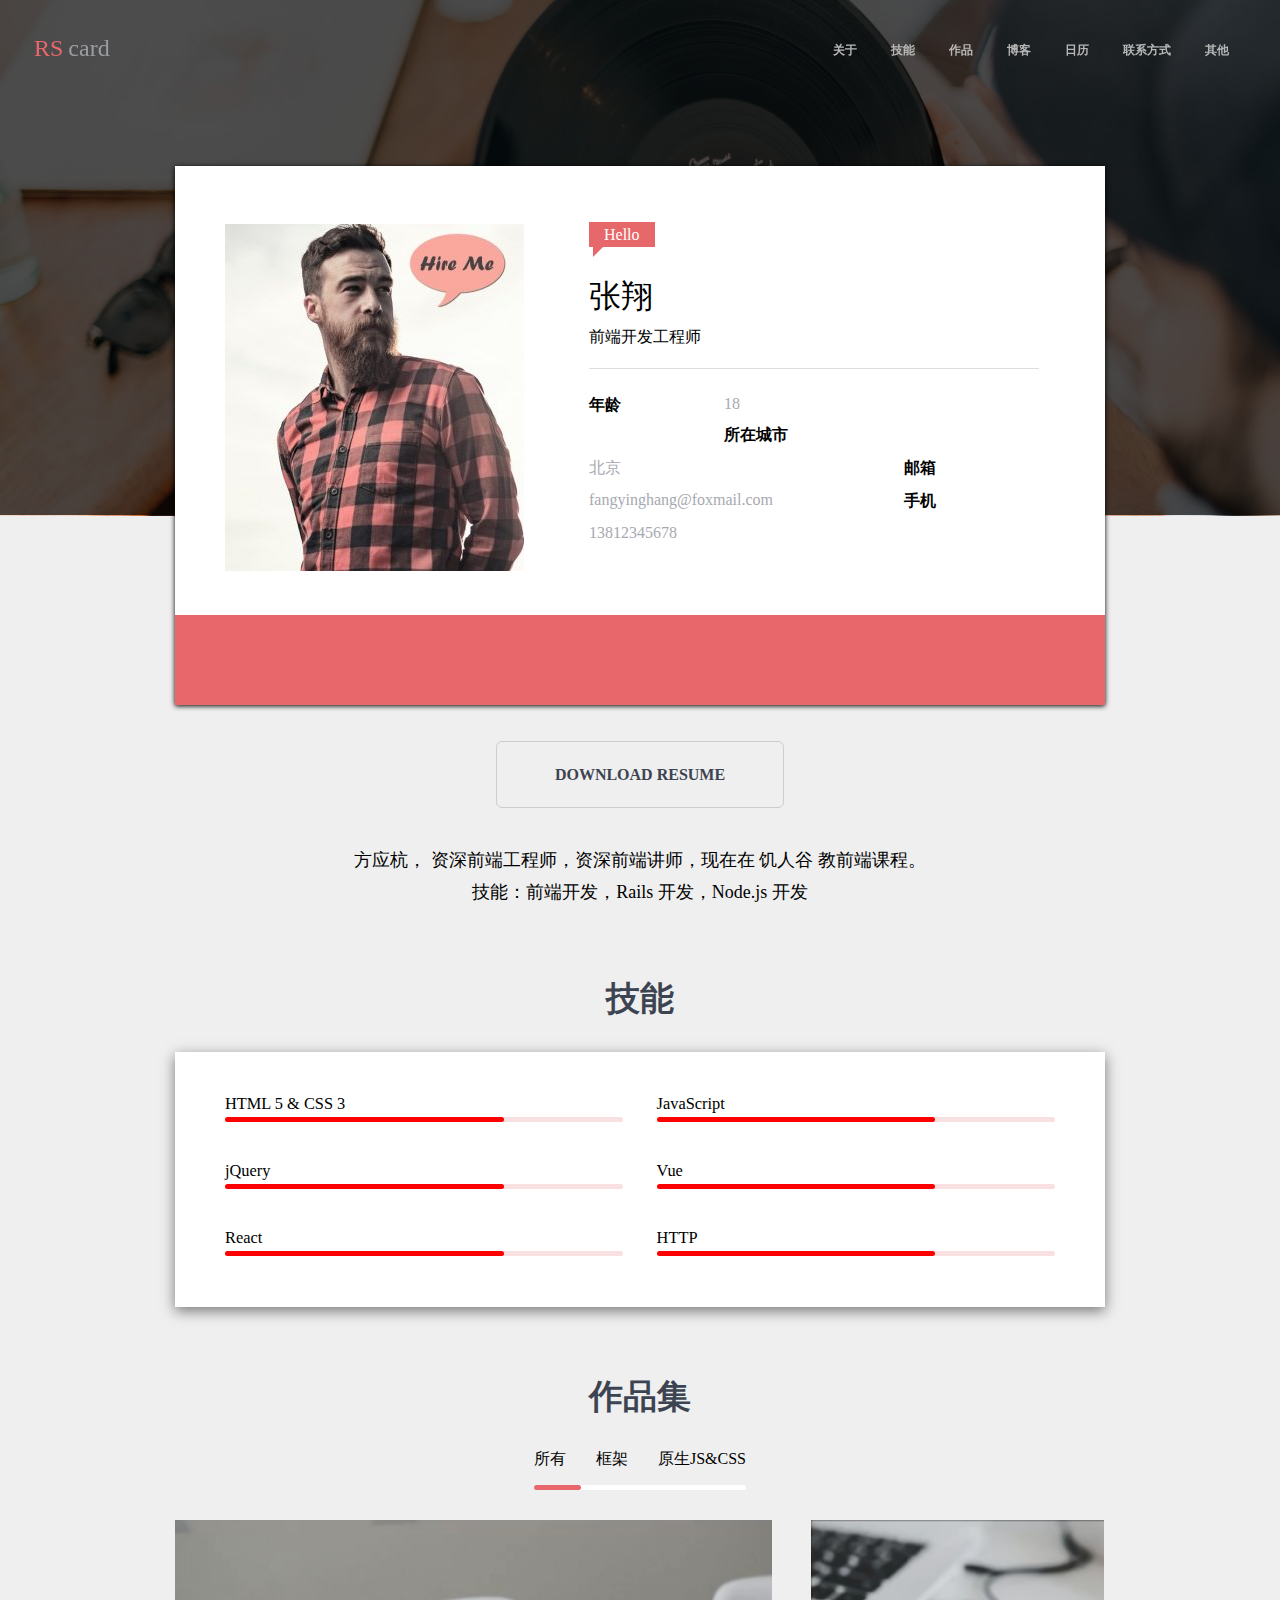
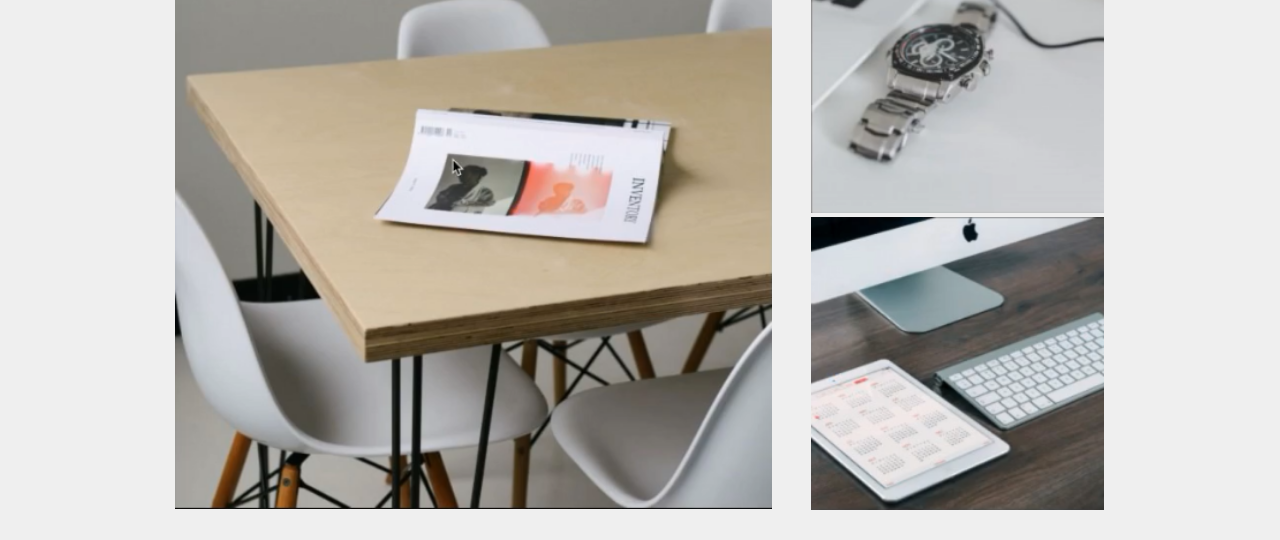
<file: index.html>
<!DOCTYPE html>
<html>
  <head>
    <title>张翔的个人简历</title>
    <link rel="stylesheet" href="./a.css">
    <script src="//at.alicdn.com/t/font_1739083_lt1m6snu7q.js"></script>
  </head>
  <body>
    <div class="topNavBar">
      <div class="topNavBar-inner clearfix">
        <a href="#" class="logo" alt="logo">
          <span class="rs">RS</span><span class="card">card</span>
        </a>
        <nav>
          <ul class="clearfix">
            <li>
              <a href="#">关于</a>
            </li>
            <li>
              <a href="#">技能</a>
            </li>
            <li>
              <a href="#">作品</a>
            </li>
            <li>
              <a href="#">博客</a>
            </li>
            <li>
              <a href="#">日历</a>
            </li>
            <li>
              <a href="#">联系方式</a>
            </li>
            <li>
              <a href="#">其他</a>
            </li>
          </ul>
        </nav>
      </div>
      
    </div>
    <div class="banner">
      <div class="mask"></div>
    </div>
    <main>
      <div class="userCard">
        <div class="pictureAndText clearfix">
          <div class="picture">
            <img src="./img/avatar.jpg" width:299 height:347 alt="头像">
          </div>
          <div class="text">
              <span class="welcome">Hello
                <span class="triangle"></span>
              </span>
              <h1>张翔</h1>
              <p>前端开发工程师</p>
              <hr>
              <dl>
                <dt>年龄</dt>      <!--dl:描述列表   dt：描述项    dd：描述定义-->
                <dd>18</dd>
                <dt>所在城市</dt>
                <dd>北京</dd>
                <dt>邮箱</dt>
                <dd>fangyinghang@foxmail.com</dd>
                <dt>手机</dt>
                <dd>13812345678</dd>
              </dl>
          </div>
        </div>
        <footer class="media">
          <a href="#">
            <svg class="icon" aria-hidden="true">
              <use xlink:href="#icon-weibo"></use>
            </svg>
          </a>
          <a href="#">
            <svg class="icon" aria-hidden="true">
              <use xlink:href="#icon-githublogo"></use>
            </svg>
          </a>
          <a href="#">
            <svg class="icon" aria-hidden="true">
              <use xlink:href="#icon-jianshu"></use>
            </svg>
          </a>
          <a href="#">
            <svg class="icon" aria-hidden="true">
              <use xlink:href="#icon-csdn"></use>
            </svg>
          </a>
        </footer>
      </div>
      <div class="downloadResume-wrapper">
        <a class="downloadResume" href="./attention.pdf" download>DOWNLOAD RESUME</a>
      </div>


      <p class="selfIntroduction">
        方应杭， 资深前端工程师，资深前端讲师，现在在 饥人谷 教前端课程。<br>
        技能：前端开发，Rails 开发，Node.js 开发
      </p>

    </main>
    <section class="skills">
      <h2>技能</h2>
      <ol class="clearfix">
        <li>
          <h3>HTML 5 &amp; CSS 3</h3>
          <div class="processBar">
            <div class="process"></div>
          </div>
        </li>
        <li>
          <h3>JavaScript</h3>
          <div class="processBar">
            <div class="process"></div>
          </div>
        </li>
        <li>
          <h3>jQuery</h3>
          <div class="processBar">
            <div class="process"></div>
          </div>
        </li>
        <li>
          <h3>Vue</h3>
          <div class="processBar">
            <div class="process"></div>
          </div>
        </li>
        <li>
          <h3>React</h3>
          <div class="processBar">
            <div class="process"></div>
          </div>
        </li>
        <li>
          <h3>HTTP</h3>
          <div class="processBar">
            <div class="process"></div>
          </div>
        </li>
      </ol>
    </section>
    <section class="portfolio">
      <h2>作品集</h2>
      <nav>
        <ol class="clearfix">
          <li id="portfolio1">所有</li>
          <li id="portfolio2">框架</li>
          <li id="portfolio3">原生JS&amp;CSS</li>
        </ol>
        <div id="portfolioBar" class="bar state1">
          <div class="bar-inner"></div>
        </div>
      </nav>
      <div class="works">
        <div class="big">
          <img src="./img/picture1.png" style="width:597px;" alt="作品1">
        </div>
        <div class="small1">
          <img src="./img/picture2.png" style="width:293px;" alt="作品2">
        </div>
        <div class="small2">
          <img src="./img/picture3.png" style="width:293px;" alt="作品3">
        </div>
      </div>
    </section>
    <script>
      portfolio1.onclick=function(){
        portfolioBar.className = "bar state1"
      }
      portfolio2.onclick=function(){
        portfolioBar.className = "bar state2"
      }
      portfolio3.onclick=function(){
        portfolioBar.className = "bar state3"
      }
    </script>
  </body>
</html>
</file>
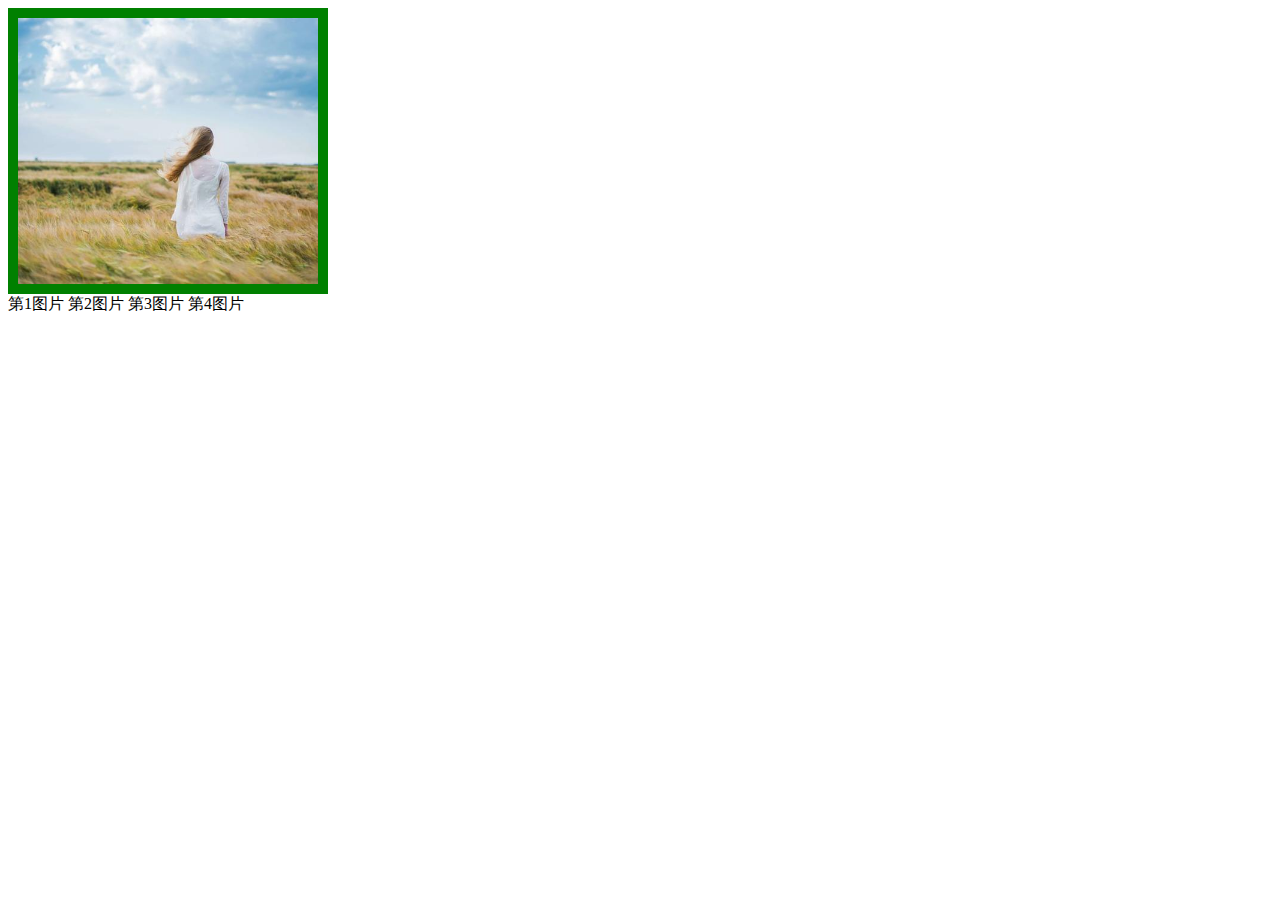
<file: Carousel/index.html>
<!DOCTYPE html>
<html lang="en">
<head>
    <meta charset="UTF-8">
    <meta name="viewport" content="width=device-width, initial-scale=1.0">
    <title>Document</title>
    <link rel="stylesheet" href="./main.css">
    <script src="//cdnjs.cloudflare.com/ajax/libs/jquery/3.5.0/jquery.min.js" integrity="sha256-xNzN2a4ltkB44Mc/Jz3pT4iU1cmeR0FkXs4pru/JxaQ=" crossorigin="anonymous"></script>
    
</head>
<body>
    <div id="play">
        <div id="images">
            <img src="./images/1.jpg" width=300 alt="">
            <img src="./images/2.jpg" width=300 alt="">
            <img src="./images/3.jpg" width=300 alt="">
            <img src="./images/4.jpg" width=300 alt="">
        </div>
    </div>
    <span class="buttons">
        <span>第1图片</span>
        <span>第2图片</span>
        <span>第3图片</span>
        <span>第4图片</span>
    </span>

    <script src="./a.js"></script>
</body>
</html>
</file>
<file: domDemo/index.html>
<!DOCTYPE html>
<html>
<head>
<script src="//code.jquery.com/jquery-2.1.1.min.js"></script>
  <meta charset="utf-8">
  <title>点击别处关闭浮层</title>
  <link rel="stylesheet" href="./style.css">
  <script src="//cdnjs.cloudflare.com/ajax/libs/jquery/3.5.0/jquery.min.js"></script>
</head>
<body>
  <div id="wrapper" class="wrapper">
    <button id="clickMe">点我</button>
    <div class="popover" id="popover">
      浮层
    </div>
  </div>
  <script src="./main.js"></script>
</body>
</html>
</file>
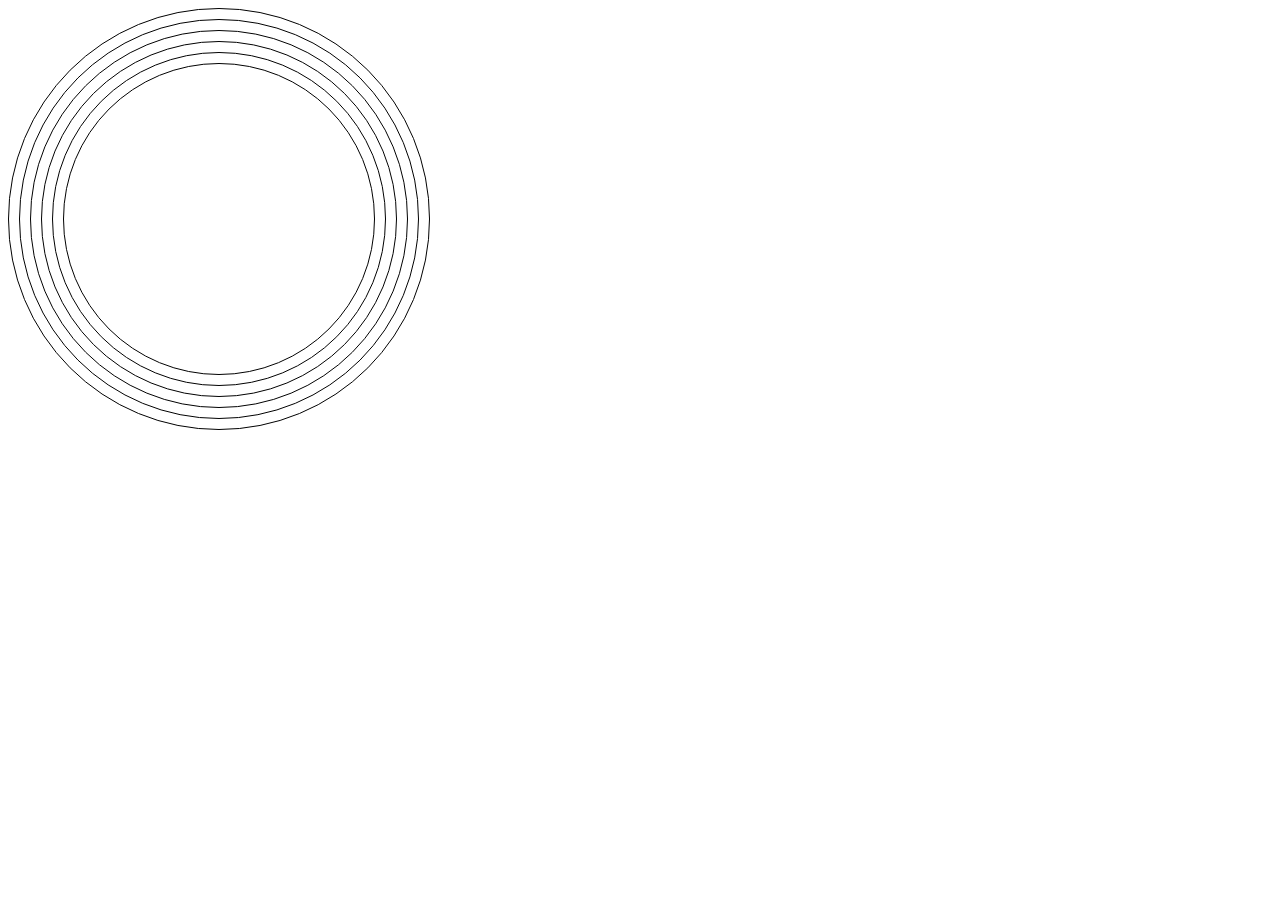
<file: domFlowDemo/index.html>
<!DOCTYPE html>
<html>
<head>
<script src="//code.jquery.com/jquery-2.1.1.min.js"></script>
  <meta charset="utf-8">
  <title>模拟事件流向</title>
  <link rel="stylesheet" href="./style.css">
  <script src="//cdnjs.cloudflare.com/ajax/libs/jquery/3.5.0/jquery.min.js"></script>
</head>
<body>
<body>
  <div class="red">
    <div class="blue">
      <div class="green">
        <div class="yellow">
          <div class="orange">
            <div class="purple">
              
            </div>
          </div>
        </div>
      </div>
    </div>
  </div>
  <script src="./main.js"></script>
</body>
</html>
</file>
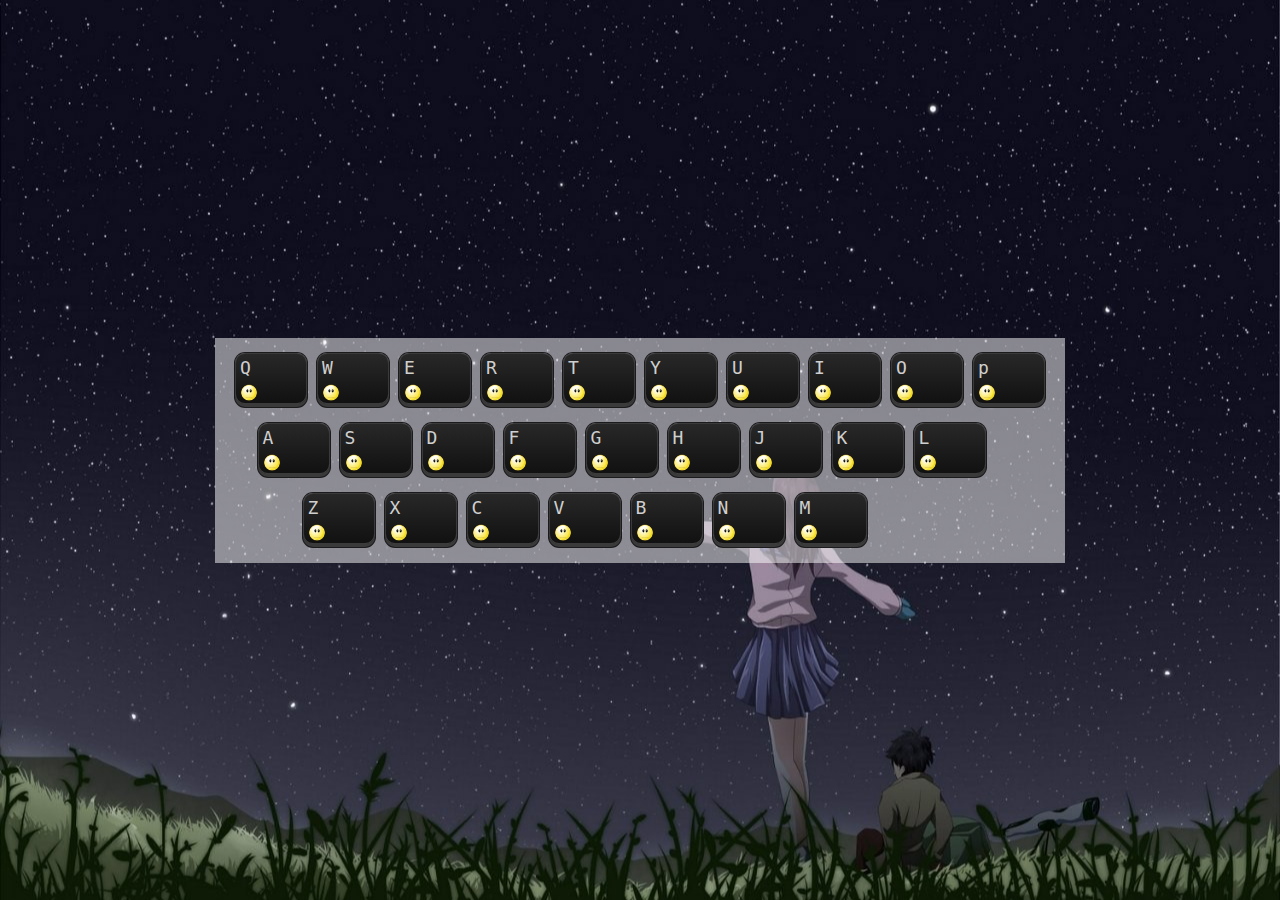
<file: nav-demo/index.html>
<!DOCTYPE html>
<html lang="zh-Hans">
<head>
    <meta charset="UTF-8">
    <meta name="viewport" content="width=device-width, initial-scale=1.0">
    <title>Document</title>
    <link rel="stylesheet" href="./style.css">
</head>
<body>
    <header></header>
    <main>
        <div class="wrapper" id="mainX"></div>
    </main>
    <footer></footer>
    <script>
        // 1.初始化数据
        data = init()
        array = data["array"]
        hash = data["hash"]

        // 2.生成键盘
        // 遍历array，生成kbd标签
        tagGenerator(array, hash)

        // 3.设置监听器，只要用户按压一个键，就会被监听到
        listenUser(hash)

        function init(){
            var array=[
                ['Q', 'W', 'E', 'R', 'T', 'Y', 'U', 'I', 'O', 'p'],
                ['A', 'S', 'D', 'F', 'G', 'H', 'J', 'K', 'L'],
                ['Z', 'X', 'C', 'V', 'B', 'N', 'M']
            ]
            var hash={
                'Q':'qq.com',
                'W':'weibo.com',
                'T':'taobao.com'
            }
            // 取出localStorage中的xxx对应的hash
            hashInLocalStorage = JSON.parse(localStorage.getItem("xxx") || "null")
            if(hashInLocalStorage){
                hash = hashInLocalStorage
            }
            return {"array":array, "hash":hash}
        }

        function tag(name, attributes){
            var element = document.createElement(name)
            for(var key in attributes){
                element[key] = attributes[key]
            }
            return element
        }

        function operateImg(name, hash){
            var img = tag("img", '')
                /*
                    如果hash[row[index2]]路径存在，就设置成"http://" + hash[row[index2]] + "/favicon.ico"
                    如果不存在，就直接让src指向本地的一张图片。
                */
                if(hash[name]){
                    img.src = "http://" + hash[name] + "/favicon.ico"
                }else {
                    img.src = "./img/smile.png"
                }

                /* 设置监听事件，监听img是否请求成功！即路径存在的情况下请求失败了则加载本地图片 */
                img.onerror = function(e){
                    // console.log("下载失败了")
                    // console.log(e)
                    e.target.src  = "./img/smile.png"
                }
            return img
        }

        function operateButton(name, hash){
            var buttonX = tag("button", {textContent:"编辑", id: name})
                /* 
                    下面这行代码这样写是错误的，因为经过26次循环之后，容器中只装有最后一个button按钮，而其他的button按钮全部插入到页面去了，
                    所以不管你点击哪一个button，控制台输出的都是<button id=”M”>编辑</button>。除非可以每一次都生成一个新的容器，但是做不到！
                    buttonX.onclick = function(){
                        console.log(buttonX)
                    }
                */
            buttonX.onclick = function(sdfdf){
                //console.log(sdfdf)  // sdfdf存储了点击的键的信息
                // sdfdf.taget就是用户点击的button
                var button2 = sdfdf.target
                var img2 = button2.previousSibling
                var key = button2["id"]
                var x = prompt('给我一个网址：') // 获取填写的网址
                img2.src = "http://" + x +"/favicon.ico"
                img2.onerror = function(xxx){
                    xxx.target.src =  "./img/smile.png"
                }
                hash[key] = x // 哈希变更
                    localStorage.setItem("xxx", JSON.stringify(hash)) // 将变更之后的hash存储在浏览器的Local Storage里
            }

            return buttonX
        }

        function tagGenerator(array, hash){
            for(var index1 = 0; index1 < array.length; index1++){
                div1 = tag("div", '') // div1是容器名，都是可以随意取的
                mainX.appendChild(div1)
                row = array[index1]
                for(var index2 = 0; index2 < row.length; index2++){
                    var kbd1 = tag("kbd", {className:"kbd"})

                    var span = tag("span", {className:"text", textContent: row[index2]})

                    var img = operateImg(row[index2], hash)
                    
                    var button = operateButton(row[index2], hash)

                    kbd1.appendChild(span)
                    kbd1.appendChild(img)
                    kbd1.appendChild(button)

                    div1.appendChild(kbd1)
                }
            }
        }

        function listenUser(hash){
            // x里包含了我所要知道的所有东西，名字可以随意取
            // 键盘上按d，可以看到x是：KeyboardEvent {isTrusted: true, key: "d", code: "KeyD", location: 0, ctrlKey: false, …}
            document.onkeypress = function(x){
                // console.log("我发现你输入了一个键")
                // console.log("你按键的时候的所有信息是")
                // console.log(x)
                var key = x["key"].toLocaleUpperCase() // 获取用户按压的键
                var website = hash[key] //获取每个键对应的网站
                // location.href = 'http://' + website  //当前窗口打开
                window.open('http://' + website, '_blank') // 新窗口打开
            }
        }
    </script>
</body>
</html>
</file>
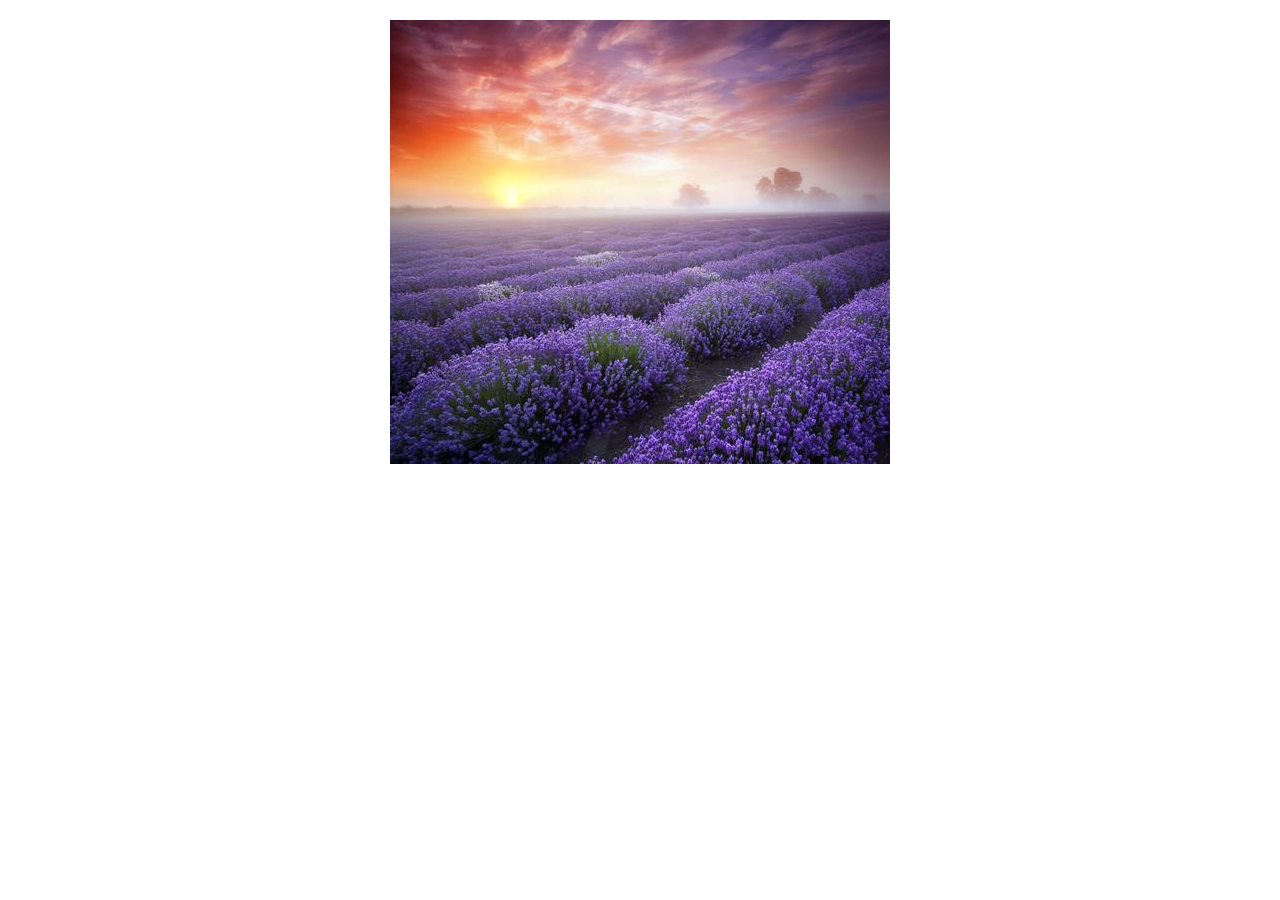
<file: slideDemo/index.html>
<!DOCTYPE html>
<html lang="zh-Hans">
<head>
    <meta charset="UTF-8">
    <meta name="viewport" content="width=device-width, initial-scale=1.0">
    <title>无缝轮播</title>
    <link rel="stylesheet" href="./style.css">
    <script src="https://cdnjs.cloudflare.com/ajax/libs/jquery/3.5.0/jquery.min.js" integrity="sha256-xNzN2a4ltkB44Mc/Jz3pT4iU1cmeR0FkXs4pru/JxaQ=" crossorigin="anonymous"></script>
</head>
<body>
    <div class="window">
        <div class="images">
            <img src="./images/1.jpg" height="444" width="500">
            <img src="./images/2.jpg" height="444" width="500">
            <img src="./images/3.jpg" height="444" width="500">
        </div>
    </div>
    <script src="./main.js"></script>
</body>
</html>
</file>
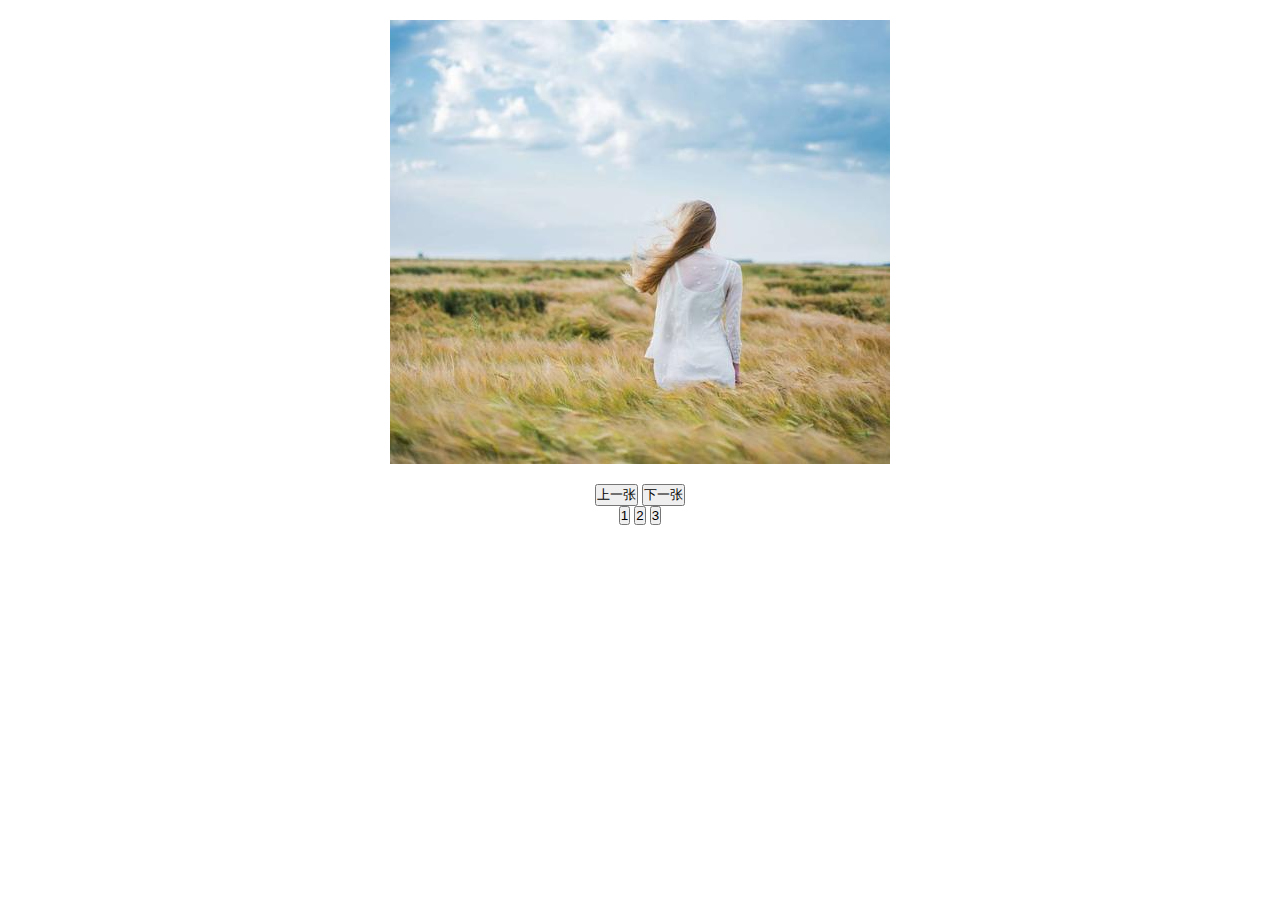
<file: slideDemo2/index.html>
<!DOCTYPE html>
<html lang="zh-Hans">
<head>
    <meta charset="UTF-8">
    <meta name="viewport" content="width=device-width, initial-scale=1.0">
    <title>无缝轮播</title>
    <link rel="stylesheet" href="./style.css">
    <script src="https://cdnjs.cloudflare.com/ajax/libs/jquery/3.5.0/jquery.min.js" integrity="sha256-xNzN2a4ltkB44Mc/Jz3pT4iU1cmeR0FkXs4pru/JxaQ=" crossorigin="anonymous"></script>
</head>
<body>
    <div class="window">
        <div id="slides" class="images">
            <img src="./images/1.jpg" height="444" width="500">
            <img src="./images/2.jpg" height="444" width="500">
            <img src="./images/3.jpg" height="444" width="500">
        </div>
    </div>
    <div id="controls" style="text-align: center;">
        <button id="previous">上一张</button>
        <button id="next">下一张</button>
    </div>
    <div id="buttonWrapper" style="text-align: center;">
        <button>1</button>
        <button>2</button>
        <button>3</button>
    </div>
    <script src="./main.js"></script>
</body>
</html>
</file>
<file: a.css>
body{
    background: #efefef;
    color: black;/* 或者直接删掉就是黑色 */
    margin: 0px;
}

.clearfix::after{  /* 直接使用 */
    content: '';
    display: block;
    clear: both;
}

.topNavBar nav{
    float: right;
}

a{
    color: inherit; /* 让a标签继承父亲的颜色，默认是不继承父亲的样式的，因为它有默认样式*/
    text-decoration: none;
}

/* 去掉所有元素自带样式 */
*{
    margin: 0; 
    padding: 0;
}

/* 设置字体不加粗 */
h1,h2,h3,h4,h5,h6{
    font-weight: normal;  
}

/* 去掉所有的列表自带样式 */
ol,ul{
    list-style: none;
}

hr{
    height: 0;
    border: none;
    border-top: 1px solid rgb(222, 222, 222);
}

.topNavBar{
    /* padding: 34px 34px 34px 34px; 上右下左 */
    padding: 34px 0 34px 0;
/*  脱离文档流，相对屏幕固定
    所以body的高度就不会包含topNavBar的高度，直接从banner开始算
    一旦你脱离了文档流，那么父元素的高度就不受你控制了，不管你了，只管其他文档流的控制
    position的值为fixed，表示该元素相对屏幕固定，但是会发现一个问题，如果一个东西是fixed
    定位的，那么它的宽度不会往外扩展，会往内缩？
    一般的解决方法是设置width：100%，但这也是一个bug的根源（没什么事千万别加）这样会发现
    “其他”两个字已经快看不见了。此时body的宽度为1583，而topNavBar的高度为1583+2*34，显然这样
    是存在bug的。
    解决方法就是将左右padding设为0，然后在外层添加一个div
    */
    position: fixed; 
    top: 0;
    left: 0;
    width: 100%;
}

.topNavBar-inner{
    margin-left: 34px;
    margin-right: 34px;
}

.topNavBar a{
    float: left;
    font-size: 24px;
    padding-top: 1px;
}

.topNavBar .logo .rs{
    color: rgb(232, 103, 107);
    margin-right: 5px;
}

.topNavBar .logo .card{
    color: rgb(154, 157, 162);
}

.topNavBar nav > ul{
    list-style: none;
    margin: 0px; 
    padding: 0px; 
}
/* >后只能接儿子 */
.topNavBar nav  > ul > li{
    float: left;
    margin-left: 17px;
    margin-right: 17px;
}

.topNavBar nav  > ul > li > a{
    font-size: 12px;
    color: #b7b7b7;
    font-weight: bold;
    border-top: 3px solid transparent;
    border-bottom: 3px solid transparent;
    padding-bottom: 5px;
    padding-top: 5px;
    display: block;  /* 加上这句就可以使得li包裹着a，所以所有元素都可以是块级元素，也可以是内级元素 */
}

.topNavBar nav  > ul > li > a:hover{
    /* 当鼠标悬停在li元素上时显示边框 */
    border-bottom: 3px solid #e06567;
}

.banner{
    background-image: url(./img/rs-cover.jpg);
    background-position: center center; /* 设置背景图片居中 */
    background-size: cover; /* 让图片按比例缩放,不然就是比例就是1:1 */
    height: 516px;  /* 不到情非得已，千万不要写高度，这个高度就是bug的来源 */
    /* border: 1px solid red; */
     /* 但是banner和导航栏是融为一体的，那应该怎么做呢？*/
}

.banner .mask{
    height: 515px;  /* 宽度千万不要写，因为是自适应的 */
    background-color: rgba(0, 0, 0, 0.7);
}

.userCard{
    /* border: 1px solid red; */
    max-width: 930px; /* 如果屏幕宽度小于930，会自适应 */
    /* 对于一个div元素来说，如果指定了宽度，不管是max-width还是width，写下面两行代码可实现div居中 */
    margin-left: auto;
    margin-right: auto;
    background-color: #fff;
    box-shadow: 0px 1px 5px 0px;/* 设置盒边框阴影效果 */
}

.userCard .welcome{
    background-color: #e6686a;
    color:white;
    /*  
        1.千万不要这么写 width: 70px;height: 29px; 
            首先这样写会没有反应，因为span是不接受设置宽高的，这是内联元素的一个特点：不能设置宽高。
            因此可以加一行代码：display：inline-block使span变为行内块元素，结合了行内元素和块级元素的特性。
            详情请看博客display: inline、block和inline-block：https://blog.csdn.net/qq_33576343/article/details/81744887
        2.如果写了高度，就要想办法做垂直居中，有人说垂直居中很容易啊，只需要写line-height就好了。
            如果line-height和height相同，就会自动居中,但会有潜在的bug
            width:70px;
            height: 29px;
            display: inline-block;
            line-height: 29px;
            text-align: center;
        但是不到万不得已是不会指定宽高的，会存在很多bug！！！可以使用padding
        一旦我的内容发生了改变hello -> hello,you. 那么会出现意想不到的情况。
    */ 
    padding: 4px 15px; /* 这种情况下，span的内容可以随意改变，而不会受到影响 */
    line-height: 21px;  /* 不同浏览器的字体高度不一样，所以最好设置一下行高 */
    position: relative;
}

.userCard .triangle{
    display: block;
    border: 10px solid transparent;
    width: 0px;
    border-left-color: #e6686a;
    border-top-width: 0px;
    /* 设置position 
       子元素里面写position:absolute, 祖先元素里面写position：relative，
       表示子元素相对于祖先元素是什么位置，即脱离文档流
    */
    position: absolute;
    left: 4px;
    top: 100%; /* 表示小三角形相对于welcome是百分百的高度 */
}

.userCard .picture{
    float: left;
}

.userCard .text{
    float: left;
    margin-left: 65px;
    width: 450px;
}

.userCard .text h1{
    margin-top: 30px;
    margin-bottom: 8px;
}

.userCard .text hr{
    margin: 20px 0;
}

/* 外面不能加padding，那么我就把它加到它里面的一个多余的div里 */
.userCard .pictureAndText{
    padding: 58px 50px 40px 50px;
}

.userCard dl dt,
.userCard dl dd{
    float: left;
    padding: 6px 0px;
}

.userCard dl dt{
    width: 30%;
    font-weight: bold;
}

.userCard dl dd{
    width: 70%;
    color: rgb(167, 169, 176);
}

.userCard footer.media{
    background-color: rgb(232, 103, 107);
    text-align: center;
}

.icon {
    width: 1em; height: 1em;
    vertical-align: -0.15em;
    fill: currentColor;
    overflow: hidden;
 }

.userCard footer.media > a{
    /* border: 1px solid black; */
    display: inline-block;
    width: 40px;
    padding: 5px 0px;
    border-radius: 50%; /* 为元素添加圆角边框，日后可以去细看 */
    margin: 25px 16px;
}

.userCard footer.media > a:hover{
    background-color: rgb(208, 92, 96);
}


.userCard svg{
     width: 30px;
     height: 30px;
     fill: white;
     /* margin: 0 16px;  */
     /* 垂直位置上图标偏上，需加上这行代码
        top，对于内联元素，指的是元素的顶部和当前行框盒子的顶部对齐。这样自然而然就会把多余的高度去掉
     */
     vertical-align: top; 
 }

 body main{
    margin-top: -350px;
}

body main .downloadResume-wrapper{
    text-align: center;
}

body main .downloadResume{
    border: 1px solid rgb(203, 205, 207);
    height: 15px;
    line-height: 15px;
    padding: 25px 58px;
    display: inline-block;
    color: rgb(61, 68, 81);;
    background-color: rgba(0, 0, 0, 0);;
    border-radius: 6px; /* 设置圆角 */
    font-weight: bold;
    margin: 36px 0;
    /* 过渡，转变 
        当鼠标悬停在a标签上时，会出现一个阴影状态，此时需要通过transition属性来设置
        悬停的时候会有个过度的时间来显示hover的样式
    */
    transition: box-shadow 1s;  
}

body main .downloadResume:hover{
    box-shadow: 0px 4px 13px 0px rgba(0, 0, 0, 0.5)
}

body main .selfIntroduction{
    width: 930px;
    margin-left: auto;
    margin-right: auto;
    text-align: center;
    font-family: 楷体;
    line-height: 1.8;
    font-size: 18px;
}

section.skills{
    width: 930px;
    margin-left: auto;
    margin-right: auto;
}

section.skills > h2{
    color: #3d4451;
    font-size: 34px;
    line-height: 1.2;
    font-weight: 600;
    text-align: center;
    padding: 70px 0 32px 0;
}

section.skills > ol{
    background: rgb(255, 255, 255);
    box-shadow: 0px 4px 13px 0px rgba(0, 0, 0, 0.5)
}

section.skills > ol{
    font-size: 14px;
    line-height: 1.1;
    padding: 43px 50px 11px;
}

section.skills > ol > li{
    float: left;
    width: 48%;
    /*
        width: 50%;
        margin-right: 10px;
        不能使用margin-right：10px,因为这样做会使得总体宽度为100%+20px,导致一行容纳不下，padding-right也是如此，故不能用。
        因为此时width是不包括padding、margin的。但是可以使用box-sizing:border-box，这行代码的意思就是
        此时的width最多包含边框的宽度，当然padding的宽度也就包括了。
    */
    /* 
        虽然解决了上面注释的问题，但是我们的目的只是想让中间留出一部分，而不是改变进度条的长度
        width:50%
        box-sizing: border-box;
        padding-right: 100px;
    */

}

/*
    双冒号开头表示的是伪元素 如：::before
    冒号开头表示的是一种状态，是伪类 如： :nth-child()
  */
section.skills > ol > li:nth-child(even){
    float: right;
}

section.skills .processBar{
    height: 5px;
    background: rgb(250,225,225);
    border-radius: 5px;
    margin: 4px 0px 40px;
}

section.skills .processBar > .process{
    height: 100%;
    background: red;
    width: 70%;
    border-radius: 5px;
}

/* portfolio:作品集 */
section.portfolio{
    width: 930px;
    margin-left: auto;
    margin-right: auto;
}

section.portfolio > h2{
    color: #3d4451;
    font-size: 34px;
    line-height: 1.2;
    font-weight: 600;
    text-align: center;
    padding: 70px 0 32px 0;
}


section.portfolio{
    text-align: center;
}
section.portfolio > nav{
    text-align: center;
    display: inline-block;
    vertical-align: top;
}

section.portfolio > nav > ol{
    /* inner-block和top配合使用，垂直对齐
        display: inline-block;
        vertical-align: top;
    */
    display: inline-block;
    vertical-align: top;
    /* margin: 0px auto; 使用这行代码需要定义宽度*/
}

section.portfolio > nav > ol > li{
    float: left;
    margin-left: 30px;
    cursor: pointer; /* 点击字体的时候显示是一个手指，而不是I */
}

section.portfolio > nav > ol > li:first-child{
    margin-left: 0px;
}

section.portfolio > nav .bar{
    margin-top: 15px;
    border-radius: 5px;
    background: rgb(255, 255, 255);
}

section.portfolio > nav > .bar.state1 > .bar-inner{
    width: 22%;
    border-radius: 5px;
    background: rgb(232, 103, 107);
    height: 5px;
}

section.portfolio > nav > .bar.state2 > .bar-inner{
    margin-left: 50px;
    width: 29%;
    border-radius: 5px;
    background: rgb(232, 103, 107);
    height: 5px;
}

section.portfolio > nav > .bar.state3 > .bar-inner{
    margin-left: 122px;
    width: 44%;
    border-radius: 5px;
    background: rgb(232, 103, 107);
    height: 5px;
}

section.portfolio > .works{
    position: relative;
    height: 590px;
    margin-top: 30px;
    margin-bottom: 30px;
}

section.portfolio > .works > .big{
    position: absolute;
    left: 0;
    top: 0;
}

section.portfolio > .works > .small1{
    position: absolute;
    left: 636px;
    top: 0;
}

section.portfolio > .works > .small2{
    position: absolute;
    left: 636px;
    top: 297px;
}
</file>
<file: Carousel/main.css>
#images{
    /* 设置弹性盒子,盒子里的元素称为项目，默认项目按从左到右的顺序排列，并且不换行！ */
    display:flex; 
    transition: all .5s;
}
  
#play{
    border:10px solid green;
    width:300px;
    /* 超出部分隐藏 */
    overflow: hidden; 
}
  
.red{
    color:red;
}
</file>
<file: domDemo/style.css>
body{border:1px solid red;}
.wrapper{position:relative;display:inline-block;}
*{margin:0;padding:0;}

.popover{
  border:1px solid red;
  position:absolute;
  left:40px;
  top:0;
  padding:20px;
  white-space:nowrap;
  display:none;
}

.popover::before{
  content:'';
  position:absolute;
  border:10px solid transparent;
  right:100%;
  top:2px;
  border-right-color:red;
}

.popover::after{
  content:'';
  position:absolute;
  border:10px solid transparent;
  right:100%;
  top:2px;
  border-right-color:white;
  margin-right: -1px;
}
</file>
<file: domFlowDemo/style.css>
.red.active{
  background:red;
}
.blue.active{
  background:blue;
}
.green.active{
  background:green;
}
.yellow.active{
  background:yellow;
}
.orange.active{
  background:orange;
}
.purple.active{
  background:purple;
}

div{
  border:1px solid black;
  padding:10px;
  transition:all 1s;
  display: flex;
  flex:1;
  border-radius: 50%;
}

.red{
    width:400px;
    height:400px;
}
</file>
<file: nav-demo/style.css>
*{
    margin: 0;
    padding: 0;
}

/* box-shadow讲解：https://blog.csdn.net/u014227715/article/details/79385292 */
#mainX kbd{
    font-size: 18px;
    height: 4em;
    width:4em;
    display: inline-block;
    position: relative;
    border: 1px solid rgb(58, 58, 58);
    height: 49px;
    width: 70px;
    color: rgb(207, 207, 207);
    display: inline-block;
    background: linear-gradient(to bottom, #282828 0%,#111111 100%);
    border-radius: 10px;
    /* display: inline-flex;
    align-items: center;
    justify-content: center; */
    box-shadow: 0 3px rgb(58, 58, 58), 0 0 0 1px rgb(27, 27, 29), 0 3px 0 1px rgb(27, 27, 29);
    margin: 0 5px;
    position: relative;
}

#mainX kbd > .text{
    position: absolute;
    left: 4px;
    top: 3px;
}

#mainX kbd > img{
    position: absolute;
    left: 4px;
    top: 30px;
    width: 18px;
    height: 18px;
    display: inline-block;
}



/* 
    display:none和visible:hidden都能把网页上某个元素隐藏起来，但两者有区别:
    display:none ---不为被隐藏的对象保留其物理空间，即该对象在页面上彻底消失，通俗来说就是看不见也摸不到。
    visible:hidden--- 使对象在网页上不可见，但该对象在网页上所占的空间没有改变，通俗来说就是看不见但摸得到。
 */
#mainX kbd > button{
    position: absolute;
    right: 0;
    bottom: 0;
    display: none;
}

/* 注意hover是加在kbd上的 */
#mainX kbd:hover > button{
    display: inline-block;
}

main{
    text-align: center;
    /* 下面三行代码设置子元素绝对居中 */
    display: flex;
    align-items: center;
    justify-content: center;
    height: 100vh;  /* 屏幕多高你就多高 */
}

#mainX{
    display: inline-block;
}


#mainX div:nth-child(2){
    margin-left: -22px;
}

#mainX div:nth-child(3){
    margin-left: -96px;
}

#mainX > div{
    margin: 15px;;
}

body{
    /* 
        图片水平垂直居中 
        这里设置背景色为红色的原因是，当网速很慢时，图片下载就很慢，所以首先显示的是红色，然后会慢慢的会变成背景图片。
        这里可以通过浏览器开发工具中的Network下的online选项，选择slow 3G就可以看出效果  
    */
    background: red url("./img/wall.jpg") no-repeat center center; 
    /* 
        backgroud-size：cover让图片自适应，cover的意思是一定要覆盖整个元素
        将背景图片按比例覆盖元素空间，如果不设置的话，当用户屏幕宽度(或高度)大于图片的宽度（或者高度），
        空出来的部分会出现红色块 
    */
    background-size: cover;  
}

body .wrapper{
    background: rgba(255, 255, 255, 0.5);
}
</file>
<file: slideDemo/style.css>
*{margin: 0;padding: 0;}
*{box-sizing: border-box;}

.window{
    width: 500px;
    height: 444px;
    margin: 20px auto;
    overflow: hidden;
}
.images{
    position: relative;
}

.images > img{
    position: absolute;
    transition: all .3s;
    top: 0;
    left: 0;
}

.images > img.current{
    transform: translateY(0);
    z-index: 10;
}

.images > img.enter{
    transform: translateY(-100%);
}

.images > img.leave{
    transform: translateY(100%);
    z-index: -10;
}
</file>
<file: slideDemo2/style.css>
*{margin: 0;padding: 0;}
*{box-sizing: border-box;}

.window{
    width: 500px;
    height: 444px;
    margin: 20px auto;
    overflow: hidden;
}

.images{
    display: flex;
    transition: all .8s;
}

.images > img{
    width: 100%;
}
</file>
